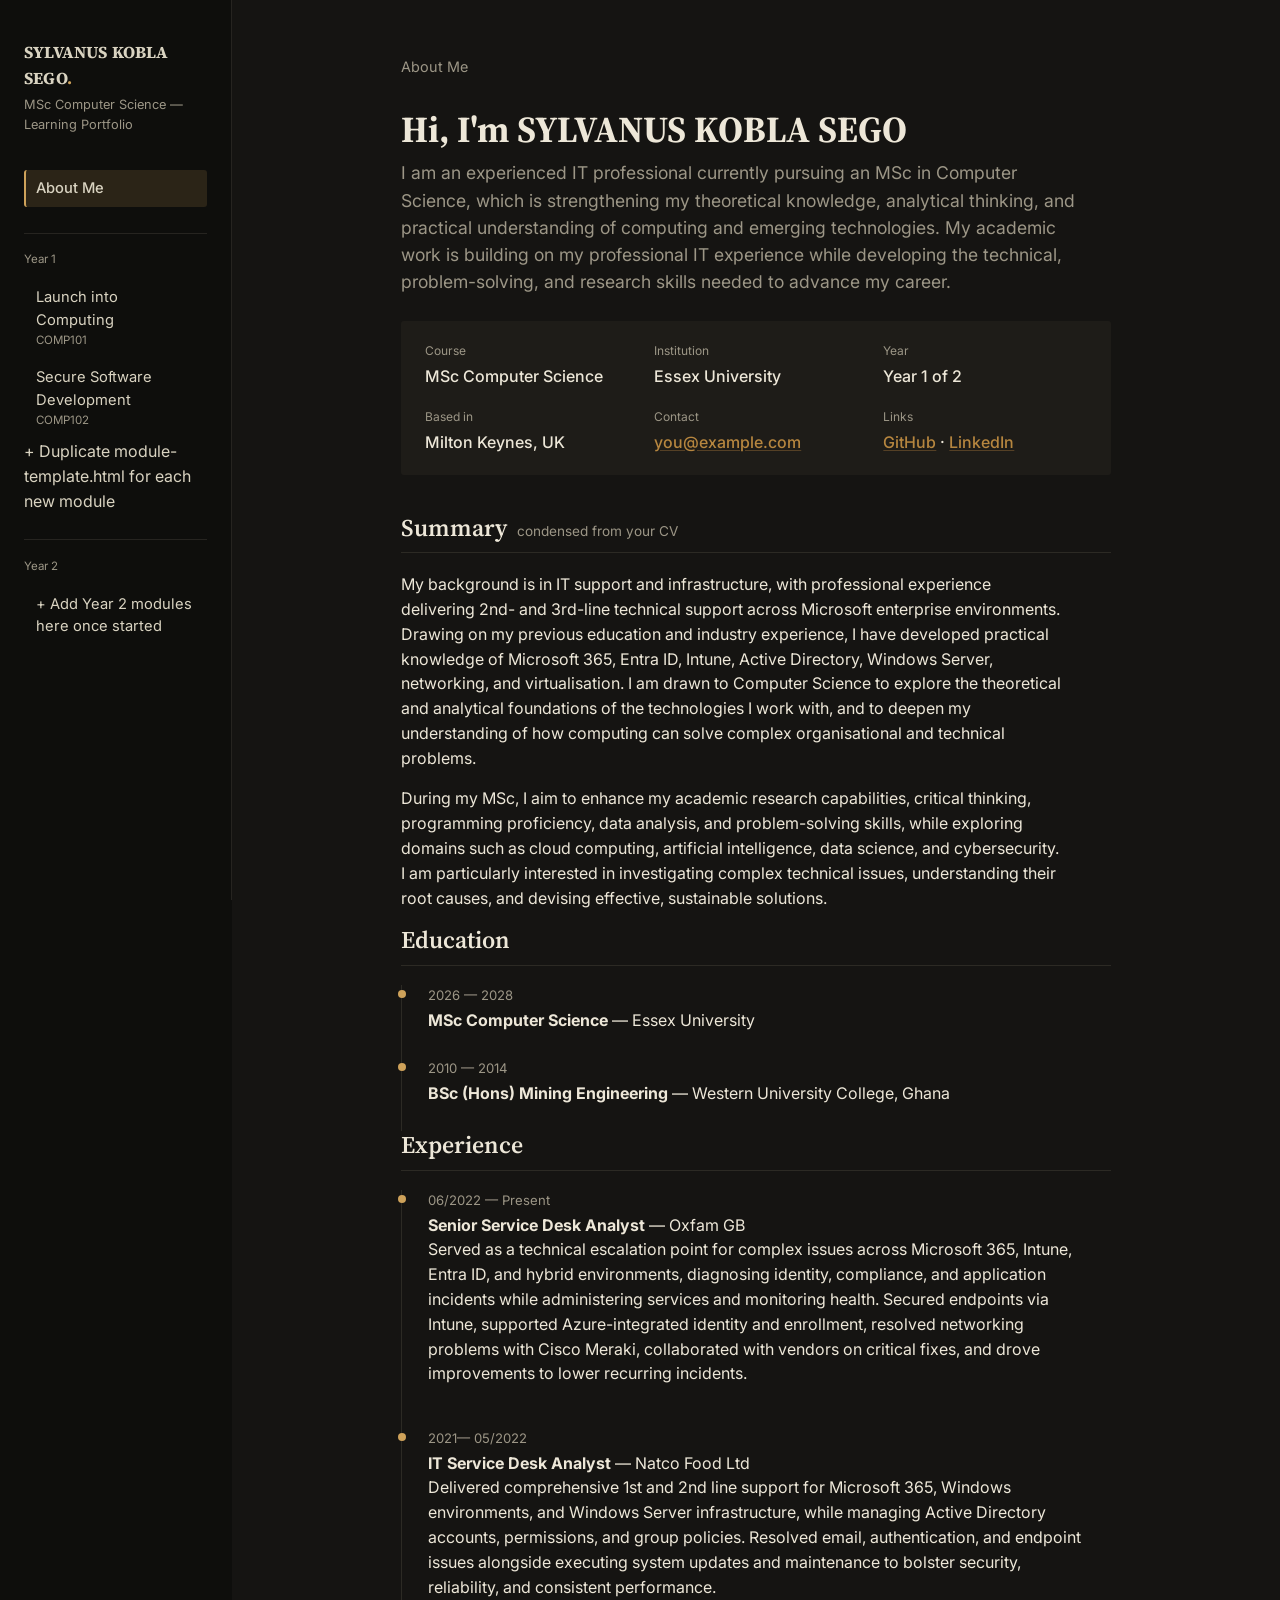
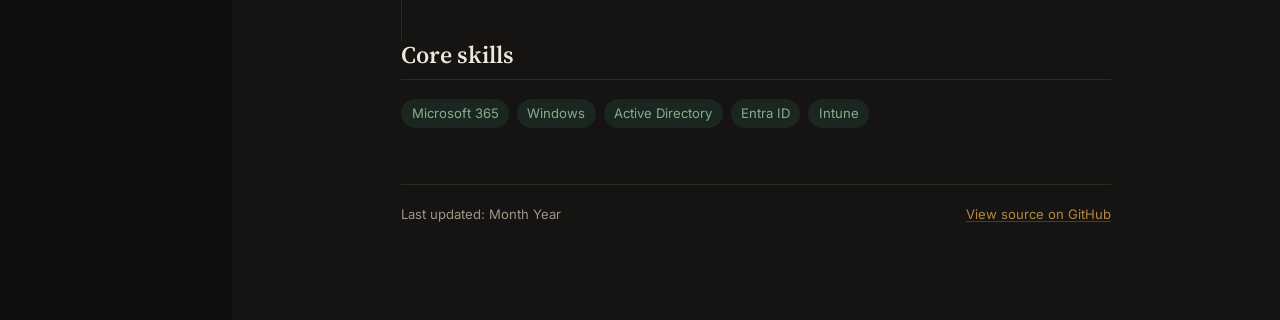
<file: index.html>
<!DOCTYPE html>
<html lang="en">
<head>
<meta charset="UTF-8">
<meta name="viewport" content="width=device-width, initial-scale=1.0">
<title>About Me — MSc Computer Science Portfolio</title>
<link rel="stylesheet" href="styles.css">
</head>
<body>
<div class="shell">

  <!-- ============ SPINE / NAV — copy this block, unchanged, onto every page ============ -->
  <aside class="spine">
    <p class="spine__mark">SYLVANUS KOBLA SEGO<span>.</span></p>
    <p class="spine__role">MSc Computer Science — Learning Portfolio</p>

    <nav aria-label="Portfolio navigation">
      <ul>
        <li><a href="index.html" class="is-current">About Me</a></li>
      </ul>

      <p class="spine__section-label">Year 1</p>
      <ul>
        <li>
          <a href="module-101.html">
            Launch into Computing
            <span class="spine__module-code">COMP101 </span>
          </a>
        </li>
        <li>
          <a href="module-102.html">
            Secure Software Development
            <span class="spine__module-code">COMP102 </span>
           </a>
        </li>
        <li> 
            + Duplicate module-template.html for each new module
          </a>
        </li>
      </ul>

      <p class="spine__section-label">Year 2</p>
      <ul>
        <li>
          <a href="module-template.html">
            + Add Year 2 modules here once started
          </a>
        </li>
      </ul>
    </nav>
  </aside>
  <!-- ============ END SPINE ============ -->

  <main class="page">
    <div class="page__inner">

      <p class="kicker">About Me</p>
      <h1>Hi, I'm SYLVANUS KOBLA SEGO</h1>
      <p class="lede">
        I am an experienced IT professional currently pursuing an MSc in Computer Science, 
        which is strengthening my theoretical knowledge, analytical thinking, and practical 
        understanding of computing and emerging technologies. My academic work is building on 
        my professional IT experience while developing the technical, problem-solving, and 
        research skills needed to advance my career.
      </p>

      <dl class="meta-grid">
        <div>
          <dt>Course</dt>
          <dd>MSc Computer Science</dd>
        </div>
        <div>
          <dt>Institution</dt>
          <dd>Essex University</dd>
        </div>
        <div>
          <dt>Year</dt>
          <dd>Year 1 of 2</dd>
        </div>
        <div>
          <dt>Based in</dt>
          <dd>Milton Keynes, UK</dd>
        </div>
        <div>
          <dt>Contact</dt>
          <dd><a href="mailto:you@example.com">you@example.com</a></dd>
        </div>
        <div>
          <dt>Links</dt>
          <dd><a href="https://github.com/yourusername">GitHub</a> · <a href="https://linkedin.com/in/yourusername">LinkedIn</a></dd>
        </div>
      </dl>

      <section>
        <div class="section-heading">
          <h2>Summary</h2>
          <span class="hint">condensed from your CV</span>
        </div>
        <p>
          My background is in IT support and infrastructure, with professional experience 
          delivering 2nd- and 3rd-line technical support across Microsoft enterprise 
          environments. Drawing on my previous education and industry experience, I have developed 
          practical knowledge of Microsoft 365, Entra ID, Intune, Active Directory, Windows 
          Server, networking, and virtualisation. I am drawn to Computer Science to explore the 
          theoretical and analytical foundations of the technologies I work with, and to
          deepen my understanding of how computing can solve complex organisational and 
          technical problems.
        </p>
        <p>
         During my MSc, I aim to enhance my academic research capabilities, critical thinking,
         programming proficiency, data analysis, and problem-solving skills, while exploring 
         domains such as cloud computing, artificial intelligence, data science, and 
         cybersecurity. I am particularly interested in investigating complex technical 
         issues, understanding their root causes, and devising effective, sustainable solutions.
        </p>
      </section>

      <section>
        <div class="section-heading">
          <h2>Education</h2>
        </div>
        <ul class="timeline">
          <li>
            <span class="when">2026 — 2028</span>
            <strong>MSc Computer Science</strong> — Essex University
          </li>
          <li>
            <span class="when">2010 — 2014</span>
            <strong>BSc (Hons) Mining Engineering</strong> — Western University College, Ghana
          </li>
        </ul>
      </section>

      <section>
        <div class="section-heading">
          <h2>Experience</h2>
        </div>
        <ul class="timeline">
          <li>
            <span class="when">06/2022 — Present</span>
            <strong>Senior Service Desk Analyst </strong> — Oxfam GB
            <p>Served as a technical escalation point for complex issues across Microsoft 365, Intune, Entra ID, and hybrid environments, 
              diagnosing identity, compliance, and application incidents while administering services and monitoring health. Secured 
              endpoints via Intune, supported Azure-integrated identity and enrollment, resolved networking problems with Cisco Meraki, 
              collaborated with vendors on critical fixes, and drove improvements to lower recurring incidents.</p>
          </li>
          <li>
            <span class="when">2021— 05/2022</span>
            <strong>IT Service Desk Analyst</strong> — Natco Food Ltd
            <p>Delivered comprehensive 1st and 2nd line support for Microsoft 365, Windows environments, and Windows Server infrastructure, 
              while managing Active Directory accounts, permissions, and group policies. Resolved email, authentication, and endpoint issues 
              alongside executing system updates and maintenance to bolster security, reliability, and consistent performance.</p>
          </li>
        </ul>
      </section>

      <section>
        <div class="section-heading">
          <h2>Core skills</h2>
        </div>
        <div class="tag-row">
          <span class="tag">Microsoft 365</span>
          <span class="tag">Windows</span>
          <span class="tag">Active Directory</span>
          <span class="tag">Entra ID</span>
          <span class="tag">Intune</span>
        </div>
      </section>

      <footer class="page-footer">
        <span>Last updated: Month Year</span>
        <span><a href="https://github.com/yourusername/yourrepo">View source on GitHub</a></span>
      </footer>

    </div>
  </main>
</div>
</body>
</html>
</file>
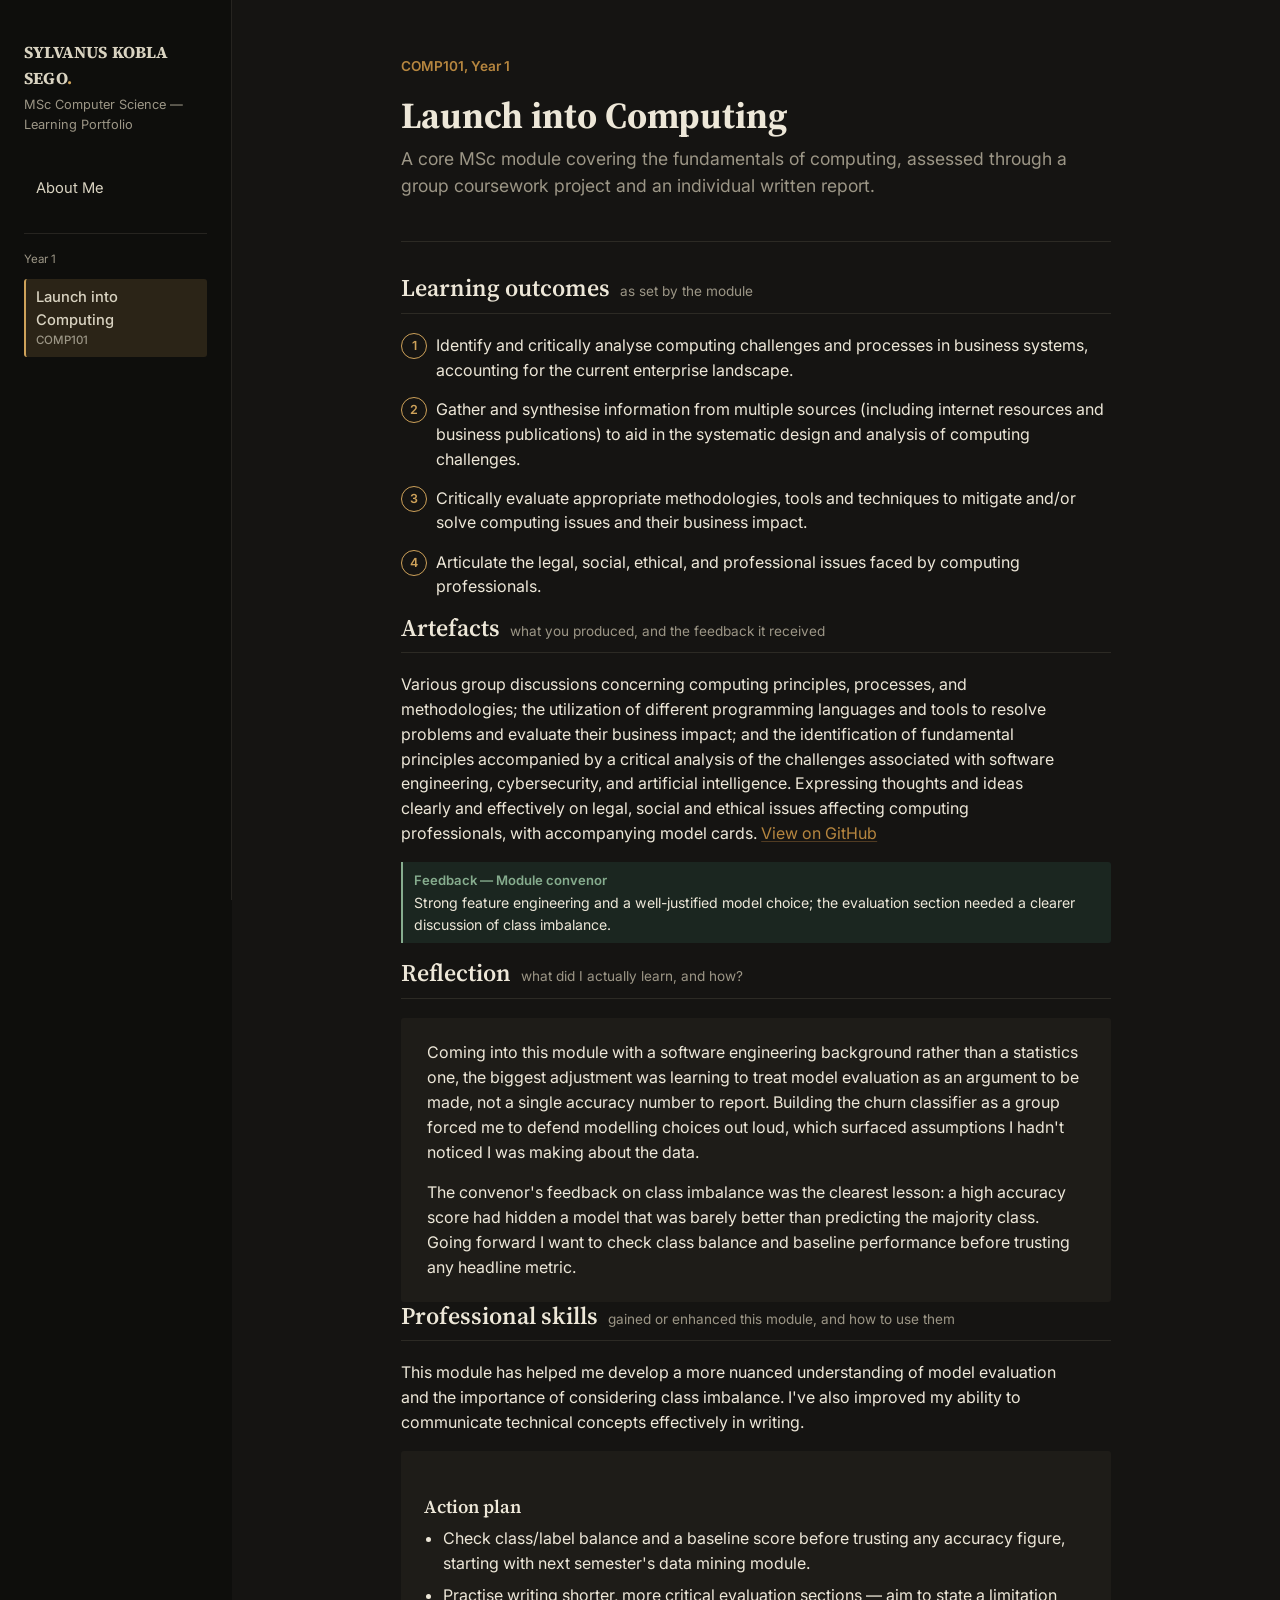
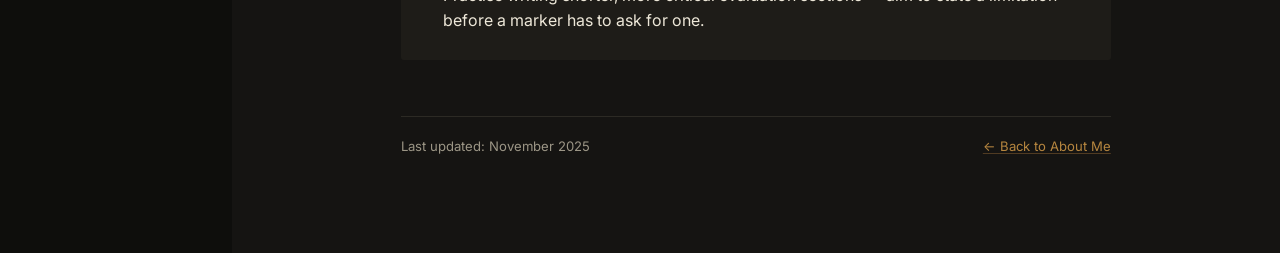
<file: module-101.html>
<!DOCTYPE html>
<html lang="en">
<head>
<meta charset="UTF-8">
<meta name="viewport" content="width=device-width, initial-scale=1.0">
<title>Launch into Computing — MSc Computer Science Portfolio</title>
<link rel="stylesheet" href="styles.css">
</head>
<body>
<div class="shell">

  <!-- ============ SPINE / NAV ============
       Copy this whole block onto every page. Only change which <li> has
       class="is-current", and add a new <li> here whenever you add a module. -->
  <aside class="spine">
    <p class="spine__mark">SYLVANUS KOBLA SEGO<span>.</span></p>
    <p class="spine__role">MSc Computer Science — Learning Portfolio</p>

    <nav aria-label="Portfolio navigation">
      <ul>
        <li><a href="index.html">About Me</a></li>
      </ul>

      <p class="spine__section-label">Year 1</p>
      <ul>
        <li>
          <a href="module-1.html" class="is-current">
            Launch into Computing
            <span class="spine__module-code">COMP101 </span>
          </a>
        </li>
        <li>
      

      <!-- Add a second <p class="spine__section-label">Year 2</p> + <ul> block
           once Year 2 modules start. -->
    </nav>
  </aside>
  <!-- ============ END SPINE ============ -->

  <main class="page">
    <div class="page__inner">

      <div class="module-header">
        <p class="code">COMP101, Year 1</p>
        <h1>Launch into Computing</h1>
        <p class="lede">
          A core MSc module covering the fundamentals of computing, assessed
          through a group coursework project and an individual written report.
        </p>
      </div>

      <!-- 1. LEARNING OUTCOMES ================================================= -->
      <section id="outcomes">
        <div class="section-heading">
          <h2>Learning outcomes</h2>
          <span class="hint">as set by the module</span>
        </div>
        <ol class="outcome-list">
          <li>Identify and critically analyse computing challenges and processes in business systems, 
            accounting for the current enterprise landscape.</li>
          <li>Gather and synthesise information from multiple sources (including internet resources and 
            business publications) to aid in the systematic design and analysis of computing challenges.</li>
          <li>Critically evaluate appropriate methodologies, tools and techniques to mitigate and/or 
            solve computing issues and their business impact.</li>
          <li>Articulate the legal, social, ethical, and professional issues faced by computing 
            professionals.</li>
            
        </ol>
      </section>

      <!-- 2. ARTEFACTS ========================================================== -->
      <section id="artefacts">
        <div class="section-heading">
          <h2>Artefacts</h2>
          <span class="hint">what you produced, and the feedback it received</span>
        </div>
        <div class="artefact-grid">

          <article class="artefact">
            <p class="desc">
              Various group discussions concerning computing principles, processes, and methodologies; 
              the utilization of different programming languages and tools to resolve problems and evaluate 
              their business impact; and the identification of fundamental principles accompanied by a 
              critical analysis of the challenges associated with software engineering, cybersecurity, and 
              artificial intelligence.
              Expressing thoughts and ideas clearly and effectively on legal, social and ethical issues 
              affecting computing professionals, with accompanying model cards.
              <a href="https://github.com/Siva3057/Lunch-into-Computing">View on GitHub</a>
            </p>
            <div class="feedback">
              <span class="who">Feedback — Module convenor</span>
              Strong feature engineering and a well-justified model choice; the
              evaluation section needed a clearer discussion of class imbalance.
            </div>

      </section>

      <!-- 3. REFLECTIVE PIECE =================================================== -->
      <section id="reflection">
        <div class="section-heading">
          <h2>Reflection</h2>
          <span class="hint">what did I actually learn, and how?</span>
        </div>
        <div class="reflection">
          <p>
            Coming into this module with a software engineering background rather
            than a statistics one, the biggest adjustment was learning to treat model
            evaluation as an argument to be made, not a single accuracy number to
            report. Building the churn classifier as a group forced me to defend
            modelling choices out loud, which surfaced assumptions I hadn't noticed
            I was making about the data.
          </p>
          <p>
            The convenor's feedback on class imbalance was the clearest lesson: a
            high accuracy score had hidden a model that was barely better than
            predicting the majority class. Going forward I want to check class
            balance and baseline performance before trusting any headline metric.
          </p>
        </div>
      </section>

      

      <!-- 4. PROFESSIONAL SKILLS MATRIX + ACTION PLAN ========================== -->
      <section id="skills">
        <div class="section-heading">
          <h2>Professional skills</h2>
          <span class="hint">gained or enhanced this module, and how to use them</span>
        </div>
        <p>
          This module has helped me develop a more nuanced understanding of model evaluation and the 
          importance of considering class imbalance. I've also improved my ability to communicate technical 
          concepts effectively in writing.
        </p>
        <div class="action-plan">
          <h3>Action plan</h3>
          <ul>
            <li>Check class/label balance and a baseline score before trusting any accuracy figure, starting with next semester's data mining module.</li>
            <li>Practise writing shorter, more critical evaluation sections — aim to state a limitation before a marker has to ask for one.</li>
          </ul>
        </div>
      </section>

      <footer class="page-footer">
        <span>Last updated: November 2025</span>
        <span><a href="index.html">← Back to About Me</a></span>
      </footer>

    </div>
  </main>
</div>
</body>
</html>
</file>
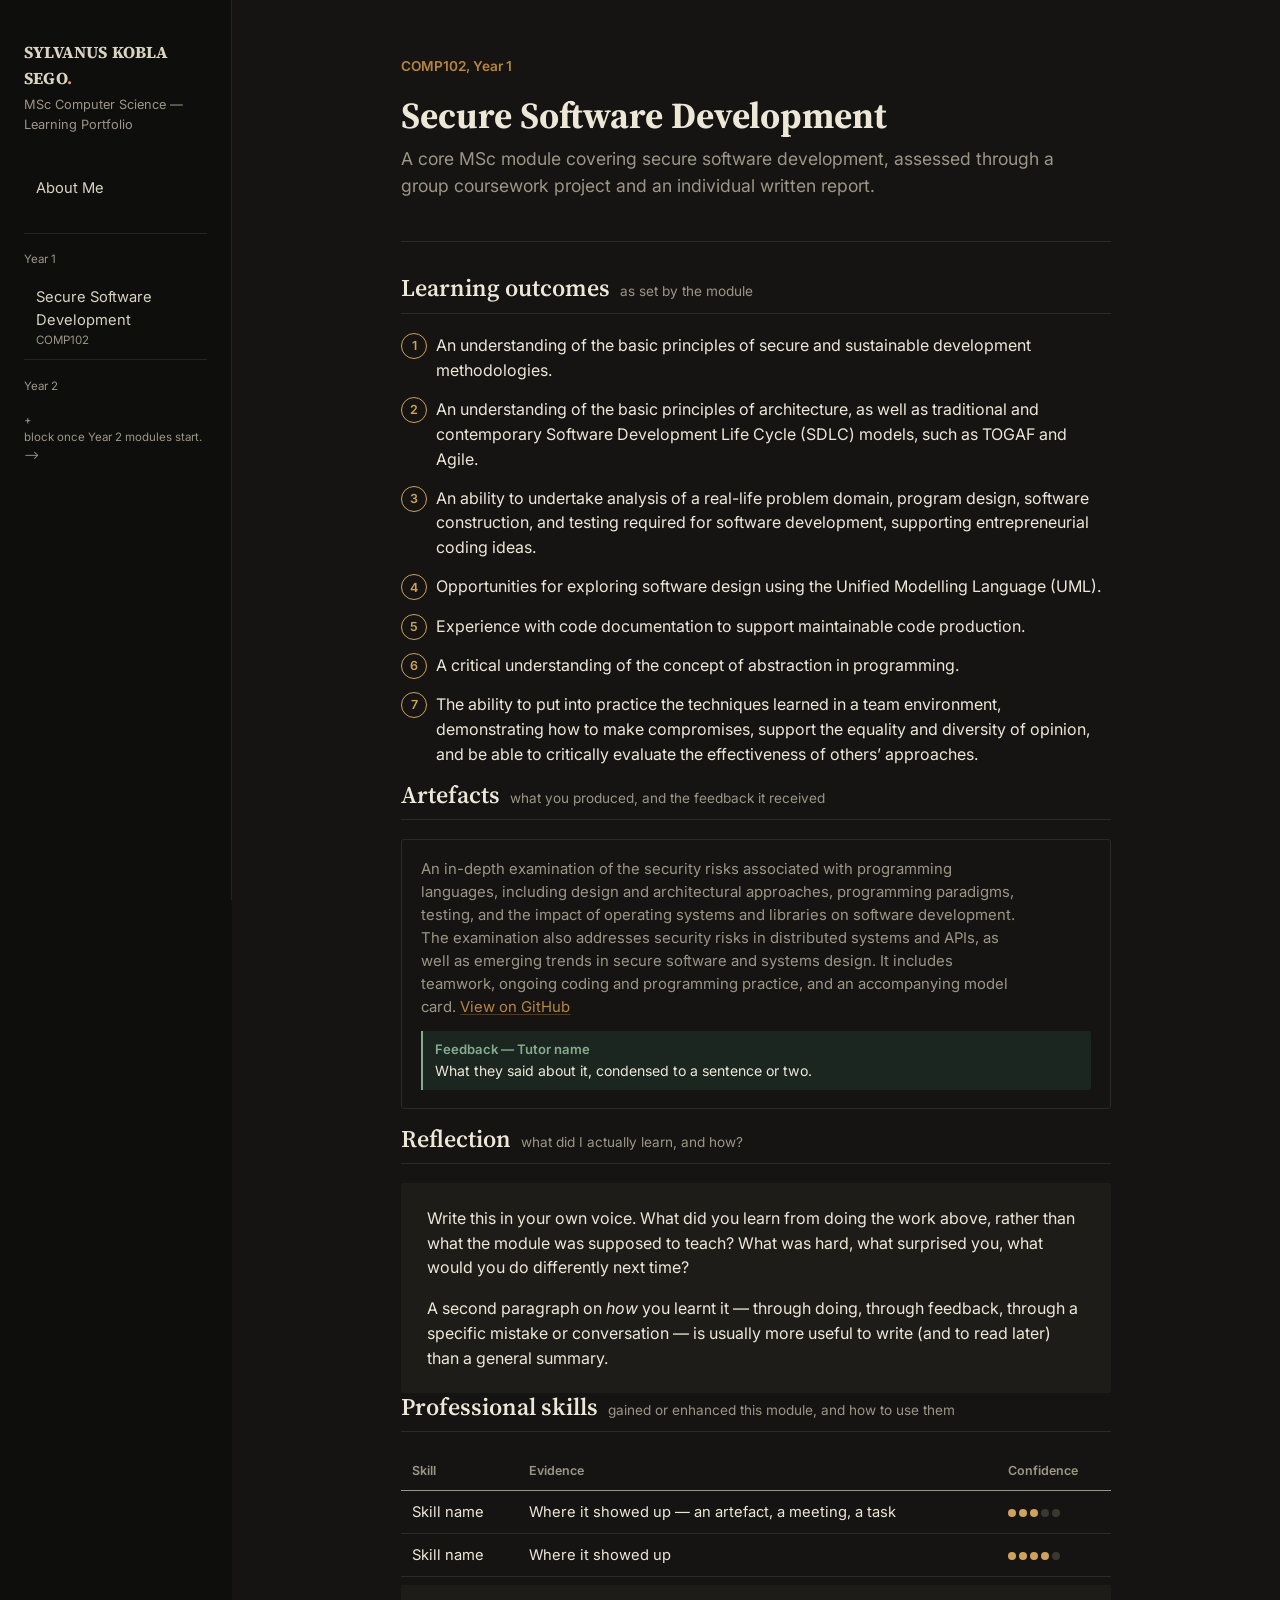
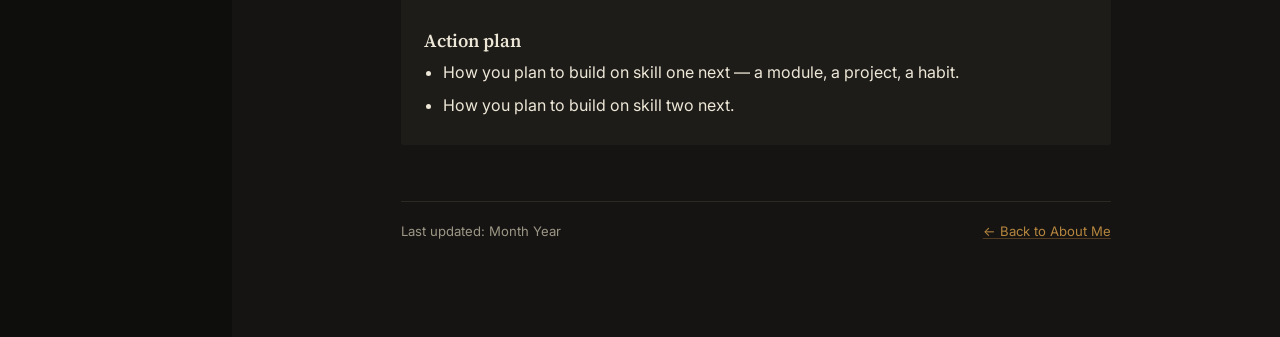
<file: module-102.html>
<!DOCTYPE html>
<html lang="en">
<head>
<meta charset="UTF-8">
<meta name="viewport" content="width=device-width, initial-scale=1.0">
<!-- Rename the <title> and update every "Module Title" / "CODE000" placeholder below -->
<title>Secure Software Development — MSc Computer Science Portfolio</title>
<link rel="stylesheet" href="styles.css">
</head>
<body>
<div class="shell">

  <!-- ============ SPINE / NAV ============
       Copy this whole block onto every page. Only change which <li> has
       class="is-current", and add a new <li> here whenever you add a module. -->
  <aside class="spine">
    <p class="spine__mark">SYLVANUS KOBLA SEGO<span>.</span></p>
    <p class="spine__role">MSc Computer Science — Learning Portfolio</p>

    <nav aria-label="Portfolio navigation">
      <ul>
        <li><a href="index.html">About Me</a></li>
      </ul>

      <p class="spine__section-label">Year 1</p>
      <ul>
        <li>
          <a href="module-102.html"> 
            Secure Software Development
            <span class="spine__module-code">COMP102 </span>
          </a>
        </li>
        <li
          

      <!-- Add a second <p class="spine__section-label">Year 2</p> + <ul> block
           once Year 2 modules start. -->
    </nav>
  </aside>
  <!-- ============ END SPINE ============ -->

  <main class="page">
    <div class="page__inner">

      <div class="module-header">
        <p class="code">COMP102, Year 1</p>
        <h1>Secure Software Development</h1>
        <p class="lede">
          A core MSc module covering secure software development, assessed
          through a group coursework project and an individual written report.
        </p>
      </div>

      <!-- 1. LEARNING OUTCOMES ================================================= -->
      <section id="outcomes">
        <div class="section-heading">
          <h2>Learning outcomes</h2>
          <span class="hint">as set by the module</span>
        </div>
        <ol class="outcome-list">
          <li>An understanding of the basic principles of secure and sustainable development methodologies.</li>
          <li>An understanding of the basic principles of architecture, as well as traditional and contemporary 
            Software Development Life Cycle (SDLC) models, such as TOGAF and Agile.</li>
          <li>An ability to undertake analysis of a real-life problem domain, program design, software 
            construction, and testing required for software development, supporting entrepreneurial coding 
            ideas.</li>
          <li>Opportunities for exploring software design using the Unified Modelling Language (UML).</li>
          <li>Experience with code documentation to support maintainable code production.</li>
          <li>A critical understanding of the concept of abstraction in programming.</li>
          <li>The ability to put into practice the techniques learned in a team environment, demonstrating how to 
            make compromises, support the equality and diversity of opinion, and be able to critically evaluate 
            the effectiveness of others’ approaches.</li>
        </ol>
      </section>

      <!-- 2. ARTEFACTS ========================================================== -->
      <section id="artefacts">
        <div class="section-heading">
          <h2>Artefacts</h2>
          <span class="hint">what you produced, and the feedback it received</span>
        </div>
        <div class="artefact-grid">

          <article class="artefact-card">
          
            <p class="desc">
              An in-depth examination of the security risks associated with programming languages, including 
              design and architectural approaches, programming paradigms, testing, and the impact of operating 
              systems and libraries on software development. The examination also addresses security risks in 
              distributed systems and APIs, as well as emerging trends in secure software and systems design. 
              It includes teamwork, ongoing coding and programming practice, and an accompanying model card.
              <a href="https://github.com/Siva3057/Secure-Software-Development">View on GitHub</a>
            </p>
            <div class="feedback">
              <span class="who">Feedback — Tutor name</span>
              What they said about it, condensed to a sentence or two.
            </div>

      </section>

      <!-- 3. REFLECTIVE PIECE =================================================== -->
      <section id="reflection">
        <div class="section-heading">
          <h2>Reflection</h2>
          <span class="hint">what did I actually learn, and how?</span>
        </div>
        <div class="reflection">
          <p>
            Write this in your own voice. What did you learn from doing the work
            above, rather than what the module was supposed to teach? What was hard,
            what surprised you, what would you do differently next time?
          </p>
          <p>
            A second paragraph on <em>how</em> you learnt it — through doing, through
            feedback, through a specific mistake or conversation — is usually more
            useful to write (and to read later) than a general summary.
          </p>
        </div>
      
      </section>

      <!-- 4. PROFESSIONAL SKILLS MATRIX + ACTION PLAN ========================== -->
      <section id="skills">
        <div class="section-heading">
          <h2>Professional skills</h2>
          <span class="hint">gained or enhanced this module, and how to use them</span>
        </div>

        <table class="skills-matrix">
          <thead>
            <tr>
              <th>Skill</th>
              <th>Evidence</th>
              <th>Confidence</th>
            </tr>
          </thead>
          <tbody>
            <tr>
              <td>Skill name</td>
              <td>Where it showed up — an artefact, a meeting, a task</td>
              <td>
                <span class="rating" aria-label="3 out of 5">
                  <i class="filled"></i><i class="filled"></i><i class="filled"></i><i></i><i></i>
                </span>
              </td>
            </tr>
            <tr>
              <td>Skill name</td>
              <td>Where it showed up</td>
              <td>
                <span class="rating" aria-label="4 out of 5">
                  <i class="filled"></i><i class="filled"></i><i class="filled"></i><i class="filled"></i><i></i>
                </span>
              </td>
            </tr>
            <!-- Add one <tr> per skill. To change the dot count, add/remove
                 <i class="filled"></i> or <i></i> and update the aria-label. -->
          </tbody>
        </table>

        <div class="action-plan">
          <h3>Action plan</h3>
          <ul>
            <li>How you plan to build on skill one next — a module, a project, a habit.</li>
            <li>How you plan to build on skill two next.</li>
          </ul>
        </div>
      </section>

      <footer class="page-footer">
        <span>Last updated: Month Year</span>
        <span><a href="index.html">← Back to About Me</a></span>
      </footer>

    </div>
  </main>
</div>
</body>
</html>
</file>
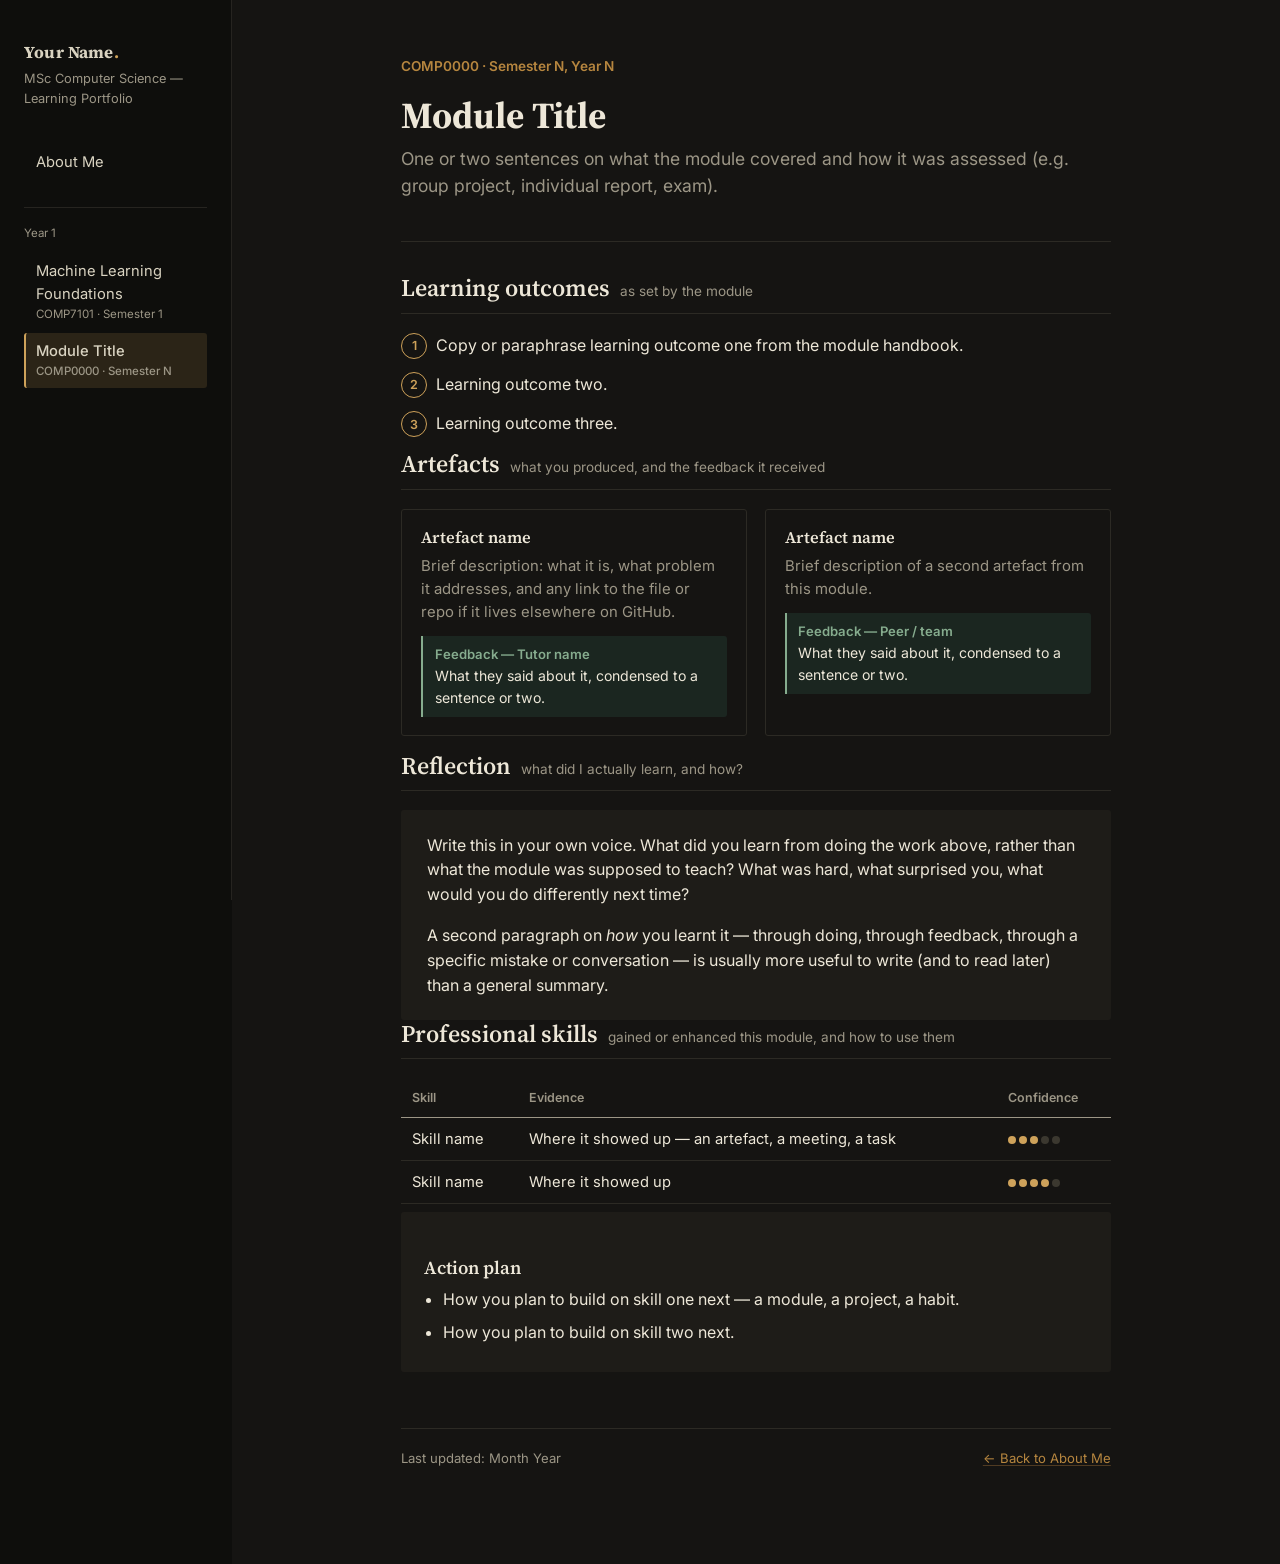
<file: module-template.html>
<!DOCTYPE html>
<html lang="en">
<head>
<meta charset="UTF-8">
<meta name="viewport" content="width=device-width, initial-scale=1.0">
<!-- Rename the <title> and update every "Module Title" / "CODE000" placeholder below -->
<title>Module Title — MSc Computer Science Portfolio</title>
<link rel="stylesheet" href="styles.css">
</head>
<body>
<div class="shell">

  <!-- ============ SPINE / NAV ============
       Copy this whole block onto every page. Only change which <li> has
       class="is-current", and add a new <li> here whenever you add a module. -->
  <aside class="spine">
    <p class="spine__mark">Your Name<span>.</span></p>
    <p class="spine__role">MSc Computer Science — Learning Portfolio</p>

    <nav aria-label="Portfolio navigation">
      <ul>
        <li><a href="index.html">About Me</a></li>
      </ul>

      <p class="spine__section-label">Year 1</p>
      <ul>
        <li>
          <a href="module-1.html">
            Machine Learning Foundations
            <span class="spine__module-code">COMP7101 · Semester 1</span>
          </a>
        </li>
        <li>
          <a href="module-template.html" class="is-current">
            Module Title
            <span class="spine__module-code">COMP0000 · Semester N</span>
          </a>
        </li>
      </ul>

      <!-- Add a second <p class="spine__section-label">Year 2</p> + <ul> block
           once Year 2 modules start. -->
    </nav>
  </aside>
  <!-- ============ END SPINE ============ -->

  <main class="page">
    <div class="page__inner">

      <div class="module-header">
        <p class="code">COMP0000 · Semester N, Year N</p>
        <h1>Module Title</h1>
        <p class="lede">
          One or two sentences on what the module covered and how it was assessed
          (e.g. group project, individual report, exam).
        </p>
      </div>

      <!-- 1. LEARNING OUTCOMES ================================================= -->
      <section id="outcomes">
        <div class="section-heading">
          <h2>Learning outcomes</h2>
          <span class="hint">as set by the module</span>
        </div>
        <ol class="outcome-list">
          <li>Copy or paraphrase learning outcome one from the module handbook.</li>
          <li>Learning outcome two.</li>
          <li>Learning outcome three.</li>
        </ol>
      </section>

      <!-- 2. ARTEFACTS ========================================================== -->
      <section id="artefacts">
        <div class="section-heading">
          <h2>Artefacts</h2>
          <span class="hint">what you produced, and the feedback it received</span>
        </div>
        <div class="artefact-grid">

          <article class="artefact-card">
            <h3>Artefact name</h3>
            <p class="desc">
              Brief description: what it is, what problem it addresses, and any link
              to the file or repo if it lives elsewhere on GitHub.
            </p>
            <div class="feedback">
              <span class="who">Feedback — Tutor name</span>
              What they said about it, condensed to a sentence or two.
            </div>
          </article>

          <article class="artefact-card">
            <h3>Artefact name</h3>
            <p class="desc">
              Brief description of a second artefact from this module.
            </p>
            <div class="feedback">
              <span class="who">Feedback — Peer / team</span>
              What they said about it, condensed to a sentence or two.
            </div>
          </article>

          <!-- Duplicate the <article class="artefact-card"> block for each artefact.
               If an artefact received no feedback yet, just delete the .feedback div. -->

        </div>
      </section>

      <!-- 3. REFLECTIVE PIECE =================================================== -->
      <section id="reflection">
        <div class="section-heading">
          <h2>Reflection</h2>
          <span class="hint">what did I actually learn, and how?</span>
        </div>
        <div class="reflection">
          <p>
            Write this in your own voice. What did you learn from doing the work
            above, rather than what the module was supposed to teach? What was hard,
            what surprised you, what would you do differently next time?
          </p>
          <p>
            A second paragraph on <em>how</em> you learnt it — through doing, through
            feedback, through a specific mistake or conversation — is usually more
            useful to write (and to read later) than a general summary.
          </p>
        </div>
      
      </section>

      <!-- 4. PROFESSIONAL SKILLS MATRIX + ACTION PLAN ========================== -->
      <section id="skills">
        <div class="section-heading">
          <h2>Professional skills</h2>
          <span class="hint">gained or enhanced this module, and how to use them</span>
        </div>

        <table class="skills-matrix">
          <thead>
            <tr>
              <th>Skill</th>
              <th>Evidence</th>
              <th>Confidence</th>
            </tr>
          </thead>
          <tbody>
            <tr>
              <td>Skill name</td>
              <td>Where it showed up — an artefact, a meeting, a task</td>
              <td>
                <span class="rating" aria-label="3 out of 5">
                  <i class="filled"></i><i class="filled"></i><i class="filled"></i><i></i><i></i>
                </span>
              </td>
            </tr>
            <tr>
              <td>Skill name</td>
              <td>Where it showed up</td>
              <td>
                <span class="rating" aria-label="4 out of 5">
                  <i class="filled"></i><i class="filled"></i><i class="filled"></i><i class="filled"></i><i></i>
                </span>
              </td>
            </tr>
            <!-- Add one <tr> per skill. To change the dot count, add/remove
                 <i class="filled"></i> or <i></i> and update the aria-label. -->
          </tbody>
        </table>

        <div class="action-plan">
          <h3>Action plan</h3>
          <ul>
            <li>How you plan to build on skill one next — a module, a project, a habit.</li>
            <li>How you plan to build on skill two next.</li>
          </ul>
        </div>
      </section>

      <footer class="page-footer">
        <span>Last updated: Month Year</span>
        <span><a href="index.html">← Back to About Me</a></span>
      </footer>

    </div>
  </main>
</div>
</body>
</html>
</file>
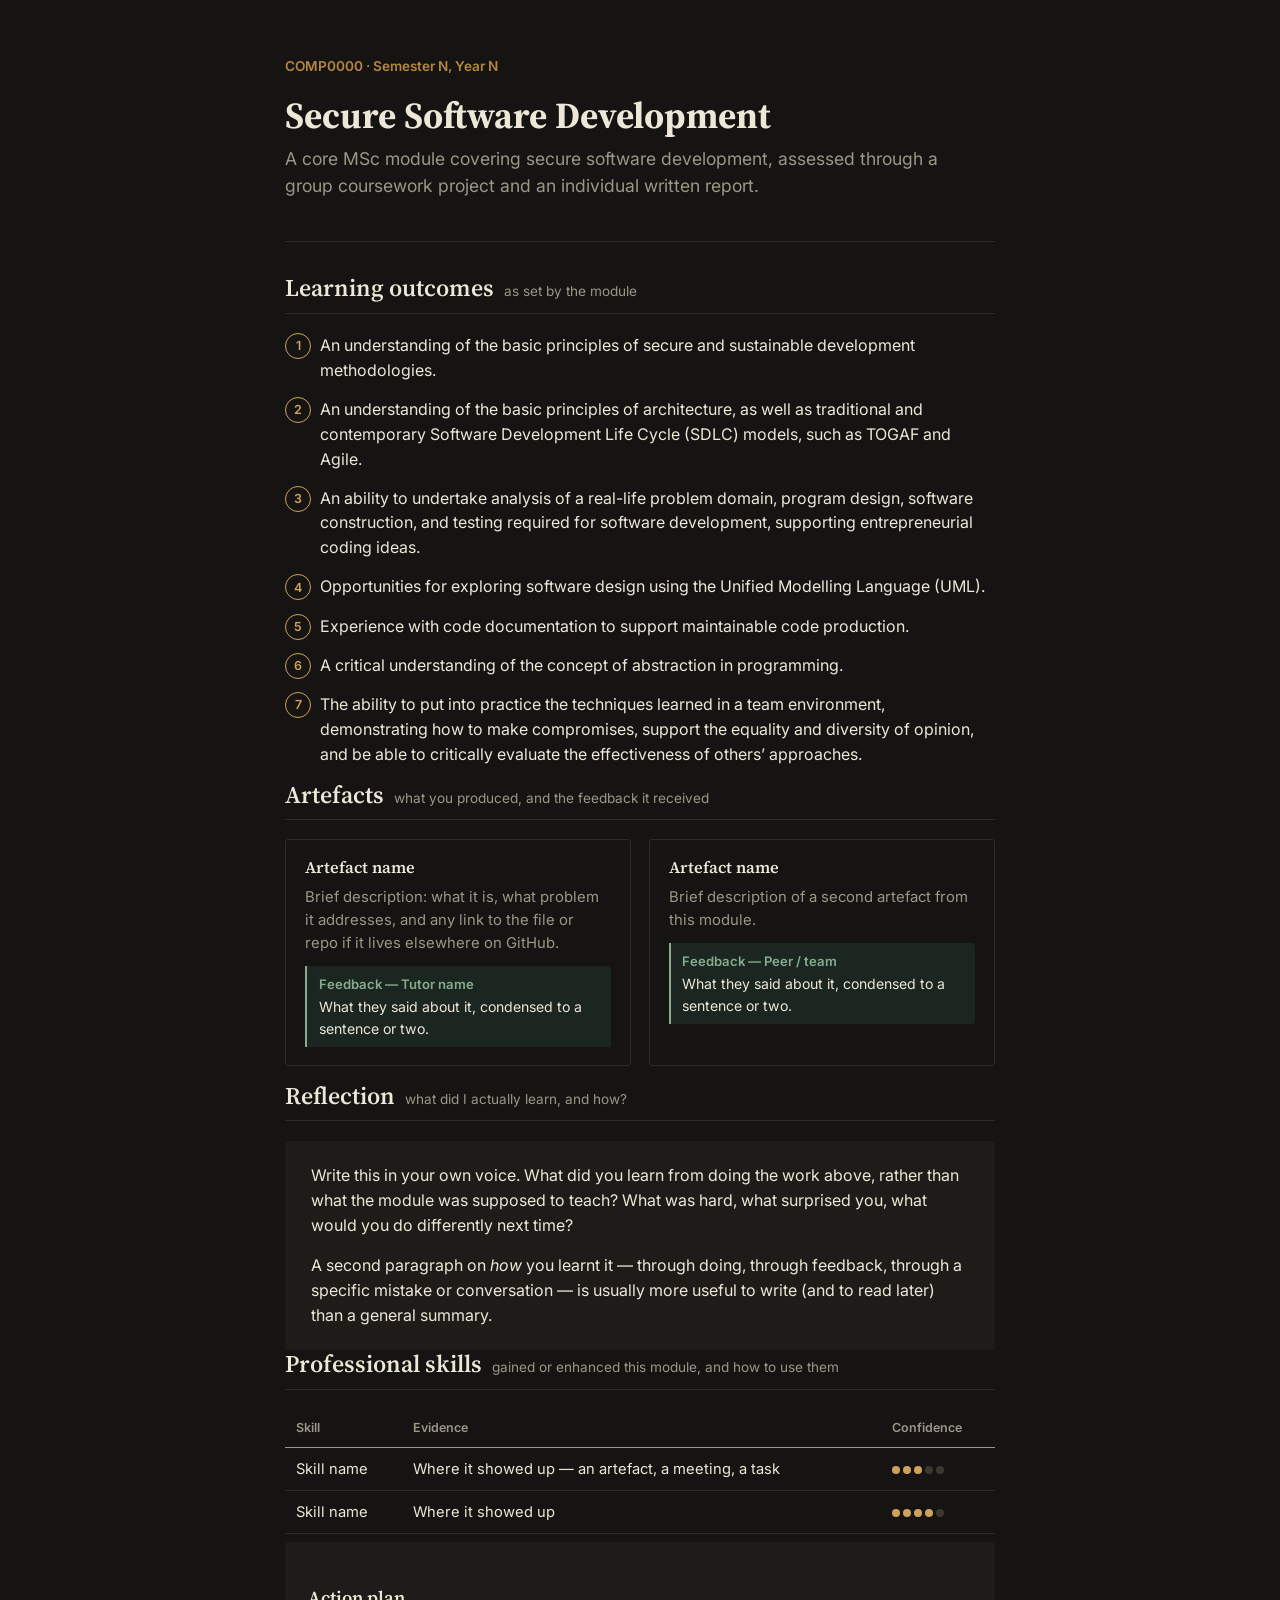
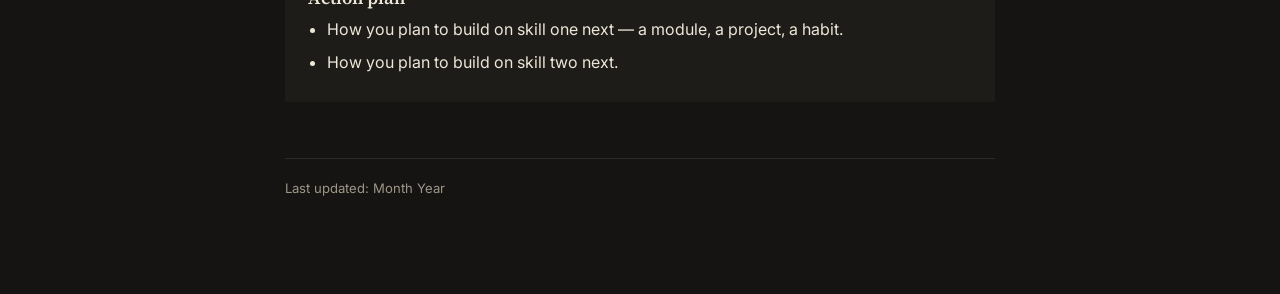
<file: shared/module-102.html>
<!DOCTYPE html>
<html lang="en">
<head>
<meta charset="UTF-8">
<meta name="robots" content="noindex, nofollow">
<meta name="viewport" content="width=device-width, initial-scale=1.0">
<!-- Rename the <title> and update every "Module Title" / "CODE000" placeholder below -->
<title>Secure Software Development — MSc Computer Science Portfolio</title>
<link rel="stylesheet" href="../styles.css">
</head>
<body>
<div class="shell">

  

  <main class="page">
    <div class="page__inner">

      <div class="module-header">
        <p class="code">COMP0000 · Semester N, Year N</p>
        <h1>Secure Software Development</h1>
        <p class="lede">
          A core MSc module covering secure software development, assessed
          through a group coursework project and an individual written report.
        </p>
      </div>

      <!-- 1. LEARNING OUTCOMES ================================================= -->
      <section id="outcomes">
        <div class="section-heading">
          <h2>Learning outcomes</h2>
          <span class="hint">as set by the module</span>
        </div>
        <ol class="outcome-list">
          <li>An understanding of the basic principles of secure and sustainable development methodologies.</li>
          <li>An understanding of the basic principles of architecture, as well as traditional and contemporary Software Development Life Cycle (SDLC) models, such as TOGAF and Agile.</li>
          <li>An ability to undertake analysis of a real-life problem domain, program design, software construction, and testing required for software development, supporting entrepreneurial coding ideas.</li>
          <li>Opportunities for exploring software design using the Unified Modelling Language (UML).</li>
          <li>Experience with code documentation to support maintainable code production.</li>
          <li>A critical understanding of the concept of abstraction in programming.</li>
          <li>The ability to put into practice the techniques learned in a team environment, demonstrating how to make compromises, support the equality and diversity of opinion, and be able to critically evaluate the effectiveness of others’ approaches.</li>
        </ol>
      </section>

      <!-- 2. ARTEFACTS ========================================================== -->
      <section id="artefacts">
        <div class="section-heading">
          <h2>Artefacts</h2>
          <span class="hint">what you produced, and the feedback it received</span>
        </div>
        <div class="artefact-grid">

          <article class="artefact-card">
            <h3>Artefact name</h3>
            <p class="desc">
              Brief description: what it is, what problem it addresses, and any link
              to the file or repo if it lives elsewhere on GitHub.
            </p>
            <div class="feedback">
              <span class="who">Feedback — Tutor name</span>
              What they said about it, condensed to a sentence or two.
            </div>
          </article>

          <article class="artefact-card">
            <h3>Artefact name</h3>
            <p class="desc">
              Brief description of a second artefact from this module.
            </p>
            <div class="feedback">
              <span class="who">Feedback — Peer / team</span>
              What they said about it, condensed to a sentence or two.
            </div>
          </article>

          <!-- Duplicate the <article class="artefact-card"> block for each artefact.
               If an artefact received no feedback yet, just delete the .feedback div. -->

        </div>
      </section>

      <!-- 3. REFLECTIVE PIECE =================================================== -->
      <section id="reflection">
        <div class="section-heading">
          <h2>Reflection</h2>
          <span class="hint">what did I actually learn, and how?</span>
        </div>
        <div class="reflection">
          <p>
            Write this in your own voice. What did you learn from doing the work
            above, rather than what the module was supposed to teach? What was hard,
            what surprised you, what would you do differently next time?
          </p>
          <p>
            A second paragraph on <em>how</em> you learnt it — through doing, through
            feedback, through a specific mistake or conversation — is usually more
            useful to write (and to read later) than a general summary.
          </p>
        </div>
      
      </section>

      <!-- 4. PROFESSIONAL SKILLS MATRIX + ACTION PLAN ========================== -->
      <section id="skills">
        <div class="section-heading">
          <h2>Professional skills</h2>
          <span class="hint">gained or enhanced this module, and how to use them</span>
        </div>

        <table class="skills-matrix">
          <thead>
            <tr>
              <th>Skill</th>
              <th>Evidence</th>
              <th>Confidence</th>
            </tr>
          </thead>
          <tbody>
            <tr>
              <td>Skill name</td>
              <td>Where it showed up — an artefact, a meeting, a task</td>
              <td>
                <span class="rating" aria-label="3 out of 5">
                  <i class="filled"></i><i class="filled"></i><i class="filled"></i><i></i><i></i>
                </span>
              </td>
            </tr>
            <tr>
              <td>Skill name</td>
              <td>Where it showed up</td>
              <td>
                <span class="rating" aria-label="4 out of 5">
                  <i class="filled"></i><i class="filled"></i><i class="filled"></i><i class="filled"></i><i></i>
                </span>
              </td>
            </tr>
            <!-- Add one <tr> per skill. To change the dot count, add/remove
                 <i class="filled"></i> or <i></i> and update the aria-label. -->
          </tbody>
        </table>

        <div class="action-plan">
          <h3>Action plan</h3>
          <ul>
            <li>How you plan to build on skill one next — a module, a project, a habit.</li>
            <li>How you plan to build on skill two next.</li>
          </ul>
        </div>
      </section>

      <footer class="page-footer">
        <span>Last updated: Month Year</span>
        <span></span>
      </footer>

    </div>
  </main>
</div>
</body>
</html>
</file>
<file: styles.css>
/* ===================================================================
   Learning Portfolio — shared stylesheet
   Concept: the site is a bound notebook. The dark "spine" on the left
   is the nav (chapter tabs); the warm paper area is the page content.
   =================================================================== */

@import url('https://fonts.googleapis.com/css2?family=Source+Serif+4:opsz,wght@8..60,400;8..60,600;8..60,700&family=Inter:wght@400;500;600&display=swap');

:root{
  --cover: #0E0E0C;      /* notebook cover / spine */
  --cover-line: #262420; /* hairline on the spine */
  --paper: #151412;      /* page background — stylish black */
  --paper-shade: #1E1C18;/* recessed panels on the page */
  --ink: #EDE7D8;        /* body text */
  --ink-soft: #9C9686;   /* secondary text */
  --accent: #CEA25A;     /* brass/gold — links, markers, current chapter */
  --accent-dark: #B6863F;
  --moss: #86AC8E;       /* skill tags, secondary accent */
  --moss-bg: #1B2620;
  --rule: #2C2A24;       /* hairline rules on paper */
  --paper-on-cover: #D9D3C1; /* text on the spine */
  --radius: 3px;
  --serif: "Source Serif 4", Georgia, serif;
  --sans: "Inter", -apple-system, BlinkMacSystemFont, "Segoe UI", sans-serif;
}

*{ box-sizing: border-box; }

html{ scroll-behavior: smooth; }

body{
  margin: 0;
  font-family: var(--sans);
  color: var(--ink);
  background: var(--cover);
  line-height: 1.55;
}

a{ color: var(--accent-dark); text-decoration-color: rgba(168,118,58,0.4); text-underline-offset: 2px; }
a:hover{ color: var(--accent); }
a:focus-visible, button:focus-visible, summary:focus-visible{
  outline: 2px solid var(--accent);
  outline-offset: 2px;
}

/* ---------- Layout shell: spine + page ---------- */

.shell{
  display: flex;
  min-height: 100vh;
}

.spine{
  flex: 0 0 232px;
  background: var(--cover);
  color: var(--paper-on-cover);
  padding: 2.5rem 1.5rem 2rem;
  position: sticky;
  top: 0;
  height: 100vh;
  overflow-y: auto;
  border-right: 1px solid var(--cover-line);
}

.spine__mark{
  font-family: var(--serif);
  font-weight: 700;
  font-size: 1.05rem;
  color: var(--paper-on-cover);
  letter-spacing: 0.01em;
  margin: 0 0 0.2rem;
}

.spine__mark span{ color: var(--accent); }

.spine__role{
  font-size: 0.8rem;
  color: var(--ink-soft);
  margin: 0 0 2.2rem;
}

.spine__section-label{
  font-size: 0.72rem;
  color: var(--ink-soft);
  margin: 1.6rem 0 0.6rem;
  padding-top: 1.1rem;
  border-top: 1px solid var(--cover-line);
}

.spine nav ul{
  list-style: none;
  margin: 0;
  padding: 0;
}

.spine nav li + li{ margin-top: 0.15rem; }

.spine nav a{
  display: block;
  padding: 0.45rem 0.6rem;
  border-radius: var(--radius);
  color: var(--paper-on-cover);
  text-decoration: none;
  font-size: 0.92rem;
  border-left: 2px solid transparent;
  transition: background 0.15s ease, border-color 0.15s ease;
}

.spine nav a:hover{ background: rgba(255,255,255,0.05); }

.spine nav a.is-current{
  color: var(--paper-on-cover);
  border-left-color: var(--accent);
  background: rgba(206,162,90,0.15);
  font-weight: 500;
}

.spine__module-code{
  display: block;
  font-size: 0.72rem;
  color: var(--ink-soft);
}

.page{
  flex: 1;
  background: var(--paper);
  min-width: 0;
}

.page__inner{
  max-width: 780px;
  margin: 0 auto;
  padding: 3.5rem 2.2rem 6rem;
}

/* ---------- Typography ---------- */

h1, h2, h3{
  font-family: var(--serif);
  color: var(--ink);
  line-height: 1.2;
  margin: 0 0 0.5rem;
}

h1{ font-size: 2.3rem; font-weight: 700; }
h2{ font-size: 1.5rem; font-weight: 600; margin-top: 3rem; }
h3{ font-size: 1.15rem; font-weight: 600; margin-top: 1.6rem; }

.kicker{
  font-family: var(--sans);
  font-size: 0.9rem;
  color: var(--ink-soft);
  margin: 0 0 1.8rem;
}

p{ margin: 0 0 1rem; max-width: 66ch; }

.lede{
  font-size: 1.1rem;
  color: var(--ink-soft);
  max-width: 62ch;
}

section + section{ margin-top: 0; }

.section-heading{
  display: flex;
  align-items: baseline;
  gap: 0.6rem;
  border-bottom: 1px solid var(--rule);
  padding-bottom: 0.6rem;
  margin-bottom: 1.2rem;
}

.section-heading h2{ margin: 0; }

.section-heading .hint{
  font-size: 0.85rem;
  color: var(--ink-soft);
  font-family: var(--sans);
}

/* ---------- About page: CV summary ---------- */

.meta-grid{
  display: grid;
  grid-template-columns: repeat(auto-fit, minmax(160px, 1fr));
  gap: 1.2rem 1.6rem;
  margin: 1.6rem 0 2.4rem;
  padding: 1.3rem 1.5rem;
  background: var(--paper-shade);
  border-radius: var(--radius);
}

.meta-grid dt{
  font-size: 0.75rem;
  color: var(--ink-soft);
  margin-bottom: 0.2rem;
}

.meta-grid dd{
  margin: 0;
  font-weight: 500;
}

.timeline{
  list-style: none;
  margin: 0;
  padding: 0;
  border-left: 1px solid var(--rule);
}

.timeline li{
  position: relative;
  padding: 0 0 1.6rem 1.6rem;
}

.timeline li::before{
  content: "";
  position: absolute;
  left: -4.5px;
  top: 0.3rem;
  width: 8px;
  height: 8px;
  border-radius: 50%;
  background: var(--accent);
}

.timeline .when{
  display: block;
  font-size: 0.82rem;
  color: var(--ink-soft);
  margin-bottom: 0.15rem;
}

.tag-row{
  display: flex;
  flex-wrap: wrap;
  gap: 0.5rem;
  margin: 0.4rem 0 0;
}

.tag{
  display: inline-block;
  font-size: 0.82rem;
  padding: 0.25rem 0.65rem;
  background: var(--moss-bg);
  color: var(--moss);
  border-radius: 999px;
}

/* ---------- Module pages ---------- */

.module-header{
  border-bottom: 1px solid var(--rule);
  padding-bottom: 1.6rem;
  margin-bottom: 2rem;
}

.module-header .code{
  font-size: 0.85rem;
  color: var(--accent-dark);
  font-weight: 600;
}

.outcome-list{
  margin: 0;
  padding: 0;
  list-style: none;
  counter-reset: outcome;
}

.outcome-list li{
  counter-increment: outcome;
  position: relative;
  padding-left: 2.2rem;
  margin-bottom: 0.9rem;
}

.outcome-list li::before{
  content: counter(outcome);
  position: absolute;
  left: 0;
  top: 0;
  width: 1.5rem;
  height: 1.5rem;
  border: 1px solid var(--accent);
  color: var(--accent);
  border-radius: 50%;
  font-size: 0.78rem;
  font-family: var(--sans);
  font-weight: 600;
  display: flex;
  align-items: center;
  justify-content: center;
}

.artefact-grid{
  display: grid;
  grid-template-columns: repeat(auto-fit, minmax(220px, 1fr));
  gap: 1.1rem;
  margin: 0 0 1rem;
}

.artefact-card{
  border: 1px solid var(--rule);
  border-radius: var(--radius);
  padding: 1.1rem 1.2rem;
  background: var(--paper);
}

.artefact-card h3{ margin-top: 0; font-size: 1.02rem; }

.artefact-card .desc{ font-size: 0.93rem; color: var(--ink-soft); margin-bottom: 0.7rem; }

.feedback{
  font-size: 0.88rem;
  border-left: 2px solid var(--moss);
  padding-left: 0.7rem;
  color: var(--ink);
  background: var(--moss-bg);
  padding: 0.5rem 0.7rem;
  border-radius: 0 var(--radius) var(--radius) 0;
}

.feedback .who{ font-weight: 600; display: block; margin-bottom: 0.1rem; font-size: 0.82rem; color: var(--moss); }

.reflection{
  background: var(--paper-shade);
  padding: 1.4rem 1.6rem;
  border-radius: var(--radius);
}

.reflection p:last-child{ margin-bottom: 0; }

.log-entry{
  border-bottom: 1px solid var(--rule);
  padding: 1.1rem 0;
}

.log-entry:last-child{ border-bottom: none; }

.log-entry__meta{
  display: flex;
  gap: 1rem;
  flex-wrap: wrap;
  font-size: 0.82rem;
  color: var(--ink-soft);
  margin-bottom: 0.4rem;
}

.log-entry__meta .date{ font-weight: 600; color: var(--ink); }

.log-entry ul{ margin: 0.4rem 0 0; padding-left: 1.2rem; }
.log-entry li{ margin-bottom: 0.25rem; }

table.skills-matrix{
  width: 100%;
  border-collapse: collapse;
  font-size: 0.92rem;
  margin-bottom: 0.5rem;
}

.skills-matrix th, .skills-matrix td{
  text-align: left;
  padding: 0.6rem 0.7rem;
  border-bottom: 1px solid var(--rule);
  vertical-align: top;
}

.skills-matrix th{
  font-size: 0.78rem;
  color: var(--ink-soft);
  font-weight: 600;
  border-bottom: 1px solid var(--ink-soft);
}

.rating{
  display: inline-flex;
  gap: 3px;
}

.rating i{
  width: 8px; height: 8px; border-radius: 50%;
  background: #3B382F;
  display: inline-block;
}

.rating i.filled{ background: var(--accent); }

.action-plan{
  background: var(--paper-shade);
  padding: 1.2rem 1.4rem;
  border-radius: var(--radius);
}

.action-plan ul{ margin: 0; padding-left: 1.2rem; }
.action-plan li{ margin-bottom: 0.5rem; }

footer.page-footer{
  margin-top: 3.5rem;
  padding-top: 1.2rem;
  border-top: 1px solid var(--rule);
  font-size: 0.82rem;
  color: var(--ink-soft);
  display: flex;
  justify-content: space-between;
  gap: 1rem;
  flex-wrap: wrap;
}

/* ---------- Mobile: spine collapses to a top bar ---------- */

@media (max-width: 820px){
  .shell{ flex-direction: column; }

  .spine{
    position: static;
    height: auto;
    width: 100%;
    flex: none;
    padding: 1.4rem 1.4rem 1.2rem;
    border-right: none;
    border-bottom: 1px solid var(--cover-line);
  }

  .spine__section-label:first-of-type{ border-top: none; padding-top: 0; }

  .page__inner{ padding: 2.4rem 1.3rem 4rem; }

  h1{ font-size: 1.9rem; }
}

@media (prefers-reduced-motion: reduce){
  html{ scroll-behavior: auto; }
  *{ transition: none !important; }
}
</file>
